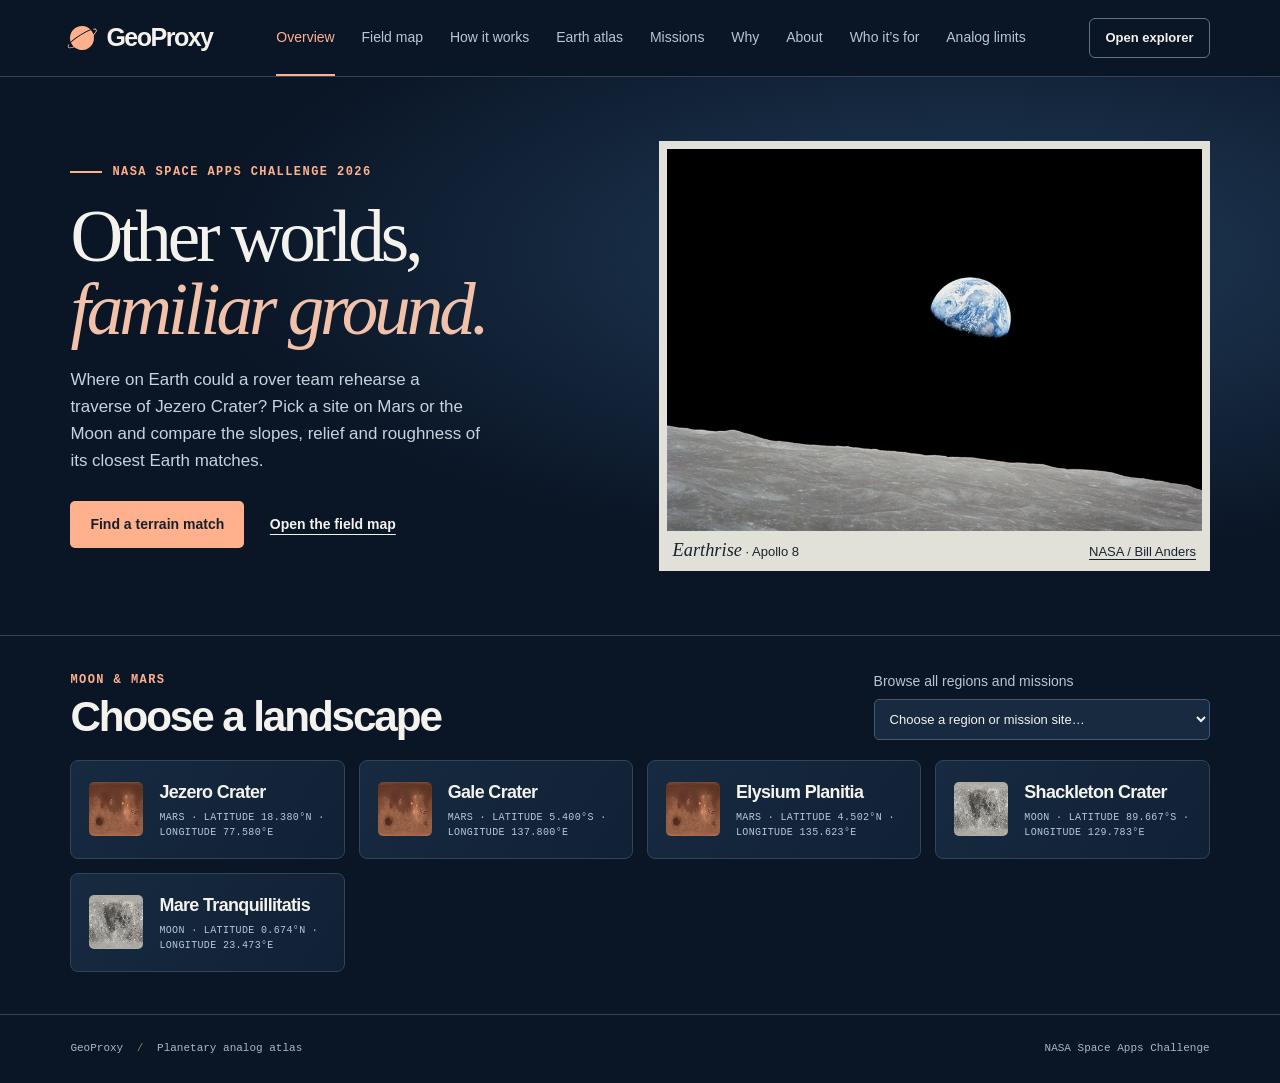
<file: index.html>
<!doctype html>
<html lang="en">
<head>
  <meta charset="utf-8">
  <meta name="viewport" content="width=device-width, initial-scale=1">
  <meta name="theme-color" content="#0a1525">
  <meta name="description" content="Explore the Moon and Mars, then investigate named landscapes on Earth with maps, satellite imagery and terrain measurements.">
  <title>GeoProxy · Planetary analog explorer</title>
  <link rel="stylesheet" href="site.css">
  <script src="navigation.js" defer></script>
  <script src="globe.js" defer></script>
  <script src="app.js" defer></script>
  <script src="missions.js" defer></script>
  <script src="analogs.js" defer></script>
</head>
<body>
  <a class="skip" href="#main">Skip to content</a>
  <header class="masthead">
    <div class="shell masthead-inner">
      <a class="brand" href="#overview" aria-label="GeoProxy overview"><span class="brand-mark" aria-hidden="true"></span>GeoProxy</a>
      <nav aria-label="Project guide">
        <a href="#overview" aria-current="page">Overview</a>
        <a href="field-map.html">Field map</a>
        <a href="#how-it-works">How it works</a>
        <a href="#analogs">Earth atlas</a>
        <a href="#missions">Missions</a><a href="#why">Why</a><a href="#about">About</a>
        <a href="#who-is-it-for">Who it’s for</a>
        <a href="#conclusion">Analog limits</a>
      </nav>
      <a class="header-launch" href="#explorer">Open explorer</a>
    </div>
  </header>

  <main id="main" tabindex="-1">
    <section id="overview" data-view>
      <div class="hero">
        <div class="hero-inner shell">
          <div class="hero-copy">
            <p class="kicker">NASA Space Apps Challenge 2026</p>
            <h1>Other worlds,<br><em>familiar ground.</em></h1>
            <p class="lede">Where on Earth could a rover team rehearse a traverse of Jezero Crater? Pick a site on Mars or the Moon and compare the slopes, relief and roughness of its closest Earth matches.</p>
            <div class="actions">
              <a class="button" href="#explorer">Find a terrain match</a>
              <a class="plain-link" href="field-map.html">Open the field map</a>
            </div>
          </div>
          <figure class="hero-plate">
            <img class="welcome-photo" src="data/earthrise.jpg" alt="A blue and white Earth hangs just above the grey lunar horizon." fetchpriority="high" width="1840" height="1840">
            <figcaption><span><em>Earthrise</em> · Apollo 8</span><a href="https://science.nasa.gov/resource/apollo-8s-iconic-earthrise/">NASA / Bill Anders</a></figcaption>
          </figure>
        </div>
      </div>
      <div class="shell target-section">
        <div class="atlas-heading">
          <div><p class="kicker">Moon &amp; Mars</p><h2>Choose a landscape</h2></div>
          <div class="region-picker"><label for="home-regions">Browse all regions and missions</label><select id="home-regions"><option value="">Choose a region or mission site…</option></select></div>
        </div>
        <div id="atlas" class="atlas" aria-label="Choose a planetary target">
          <a class="target-card lunar-card" href="#moon"><img src="data/shackleton.png" width="54" height="54" alt=""><span><strong>Shackleton crater</strong><span class="target-coord">Moon · Polar illumination</span></span><span class="card-arrow" aria-hidden="true">↗</span></a>
          <p id="atlas-status">Loading Mars targets…</p>
        </div>
      </div>
    </section>

    <section id="analogs" class="shell guide" data-view hidden>
      <div class="section-hero" style="--hero-image:url('data/analog-training.jpg')"><p class="kicker">Earth analog field guide</p><h1>Places with<br><em>other worlds in view.</em></h1><a class="section-credit" href="https://www.nasa.gov/humans-in-space/nasa-tests-technology-practices-artemis-moonwalks-in-arizona-desert/" target="_blank" rel="noopener">NASA Artemis field training ↗</a></div>
      <p class="atlas-intro">Explore the named sites and environment groups in the two reference articles. These established analogs provide context for GeoProxy’s terrain discoveries. Choose a photograph to examine it, then follow the source or open the published location.</p>
      <div class="atlas-tools"><label for="analog-search">Find a place</label><input id="analog-search" type="search" placeholder="Try Atacama, cave, or Antarctica"><label for="analog-body">Analog focus</label><select id="analog-body"><option value="">All environments</option><option value="Moon">Moon</option><option value="Mars">Mars</option></select></div>
      <p id="analog-status" role="status">Loading the field guide…</p>
      <div id="analog-sites" class="analog-grid"></div>
      <details class="reference-gallery"><summary>View all article photographs</summary><p>Images from the article figures, with links to their original file pages for credits and licensing.</p><div id="reference-images" class="analog-grid"></div></details>
      <div class="source-links"><a href="https://en.wikipedia.org/wiki/Terrestrial_analogue_site">Terrestrial analogue site · Wikipedia ↗</a><a href="https://en.wikipedia.org/wiki/Mars_habitability_analogue_environments_on_Earth">Mars habitability environments · Wikipedia ↗</a></div>
    </section>

    <section id="how-it-works" class="shell guide" data-view hidden>
      <div class="section-hero" style="--hero-image:url('data/jezero-navcam.jpg')"><p class="kicker">How it works</p><h1>From elevation<br>to an <em>Earth analog.</em></h1><a class="section-credit" href="https://mars.nasa.gov/mars2020/multimedia/raw-images/" target="_blank" rel="noopener">NASA/JPL-Caltech Perseverance ↗</a></div>
      <ol class="guide-rows steps"><li><div><h2>Choose a planetary region</h2><p>Compare relief, median slope and roughness over a 20 × 20 km footprint on either world.</p></div></li><li><div><h2>Inspect Earth candidates</h2><p>The global terrain screen identifies a shortlist. A finer 500 m grid supplies each candidate’s terrain measurements.</p></div></li><li><div><h2>Set field priorities</h2><p>Adjust isolation, crew climate and rover surface openness. Save a comparison with those preferences.</p></div></li></ol>
      <a class="button" href="#explorer">Inspect a match <span aria-hidden="true">↗</span></a>
    </section>

    <section id="missions" class="shell explorer" data-view hidden>
      <div class="section-hero" style="--hero-image:url('data/mission-images/apollo-15.jpg')"><p class="kicker">Surface exploration</p><h1>Mission atlas</h1><a class="section-credit" href="https://images.nasa.gov/" target="_blank" rel="noopener">NASA Apollo 15 ↗</a></div><p>Rotate the globe and select a marker, or choose a mission by name. Coordinates identify landing sites, impact sites or proposed regions. Rover markers show landing locations.</p>
      <div class="atlas-tools"><label for="mission-world">World</label><select id="mission-world"><option value="moon">Moon</option><option value="mars">Mars</option></select><label for="mission-status">Status</label><select id="mission-status"><option>All</option><option>Historical</option><option>Active</option><option>Planned</option></select></div>
      <label for="mission-list">Mission or site</label><select id="mission-list"></select><p id="mission-count" role="status">Loading mission records…</p>
      <div class="flight-stage panel"><div class="universe"><canvas id="mission-globe" class="sphere" tabindex="0" width="360" height="360" aria-label="Mission globe"></canvas><div class="caption" id="mission-caption"></div></div>
      <div class="detail"><p class="legend">Blue · Historical　Green · Active　Gold · Planned</p><p id="mission-center"></p><p id="mission-hover">Point at the surface for coordinates.</p><div id="pick-options"></div><h2 id="mission-name"></h2><p id="mission-description"></p><div class="source-links" id="mission-links"></div><figure id="mission-photo"></figure><div id="regional-matches"></div></div></div>
      <p class="legend">Catalog snapshots from October–November 2026. Groups may share a marker. Missions without published surface positions appear in the selector. Coordinates and mission records adapted from <a href="https://azmth.space/moon/data">azmth.space Moon</a> and <a href="https://azmth.space/mars/data">Mars</a> under <a href="https://creativecommons.org/licenses/by/4.0/">CC BY 4.0</a>. Each record links to its sources.</p></section>
    <section id="why" class="shell guide" data-view hidden>
      <div class="why-photo"><p class="kicker">Why train on Earth?</p><h1>Practice the traverse<br><em>before the flight.</em></h1><a href="https://www.nasa.gov/humans-in-space/nasa-tests-technology-practices-artemis-moonwalks-in-arizona-desert/">Artemis simulated moonwalk in Arizona · NASA ↗</a></div>
      <div class="guide-rows"><div><h2>Read the landscape</h2><p>Apollo crews practiced geology in Arizona’s volcanic terrain. On a traverse, a crew must decide which outcrop to visit, describe its setting and collect samples before the available time runs out. Earth analogs let crews repeat those decisions and compare what they missed.</p></div>
      <div><h2>Rehearse a lunar field day</h2><p>In Artemis field tests near Flagstaff, astronauts and ground teams practiced simulated moonwalks, sampling and communication. Artemis II flew around the Moon in 2026. Artemis III is planned as an Earth-orbit lander demonstration, with Artemis IV targeting crewed south-polar exploration.</p><div class="source-links"><a href="https://www.nasa.gov/humans-in-space/artemis/">NASA Artemis campaign ↗</a><a href="https://www.nasa.gov/mission/artemis-iv/">Artemis IV ↗</a></div></div>
      <div><h2>Compare lunar candidate regions</h2><p>The team’s downloaded NASA illustration shows an earlier set of Artemis south-polar candidates. The mission globe identifies representative study points from the later regional selection.</p><a href="data/artemis-regions.webp"><img src="data/artemis-regions.webp" class="mission-image" alt="NASA map of earlier Artemis candidate landing regions"></a></div><div><h2>Test the next Mars traverse</h2><p>Curiosity and Perseverance investigate Gale and Jezero. ESA’s planned Rosalind Franklin rover will explore clay-bearing terrain at Oxia Planum and drill below the surface. On Earth, teams can test how rover instruments, wheels and sampling procedures behave on comparable terrain. Gravity, radiation and atmospheric pressure still require separate tests.</p><div class="source-links"><a href="https://explorationscience.esa.int/project/exomars-rosalind-franklin-rfm/">ESA mission science ↗</a><a href="#missions">Explore mission sites →</a></div></div></div></section>
    <section id="about" class="shell guide" data-view hidden>
      <div class="section-hero" style="--hero-image:url('mars-viking.jpg')"><p class="kicker">About GeoProxy</p><h1>A field atlas<br>for <em>planetary analogs.</em></h1><a class="section-credit" href="https://science.nasa.gov/resource/mars-planet-globe/" target="_blank" rel="noopener">NASA Viking mosaic ↗</a></div>
      <div class="guide-rows">
        <div><h2>The challenge</h2><p>Where on Earth could a team study terrain like that of a future planetary exploration site? GeoProxy was built for the NASA Space Apps Challenge to help teams discover candidates beyond familiar analog sites.</p></div>
        <div><h2>The current atlas</h2><p>The explorer compares three Martian and two lunar regions with Earth terrain. Field priorities help rank each shortlist.</p></div>
        <div><h2>What makes a place an analog?</h2><p>The question determines the site. A volcanic landscape can give a lunar field team practice describing rocks and choosing samples. In the McMurdo Dry Valleys, researchers study how cold, dry conditions limit liquid water, a different question relevant to Mars. GeoProxy’s ranking answers a narrower question about slope and relief.</p><div class="source-links"><a href="https://en.wikipedia.org/wiki/Terrestrial_analogue_site">Terrestrial analogue sites ↗</a><a href="https://en.wikipedia.org/wiki/Mars_habitability_analogue_environments_on_Earth">Mars habitability analogues ↗</a></div></div>
        <div><h2>Behind the maps</h2><p>MOLA and GMT Earth Relief supply elevations. Natural Earth supplies regional boundaries, GeoNames supplies settlement names, and NASA GIBS supplies satellite imagery. Each map pin marks the center of the sample used for scoring.</p><div class="source-links"><a href="https://pds-geosciences.wustl.edu/missions/mgs/megdr.html">MOLA ↗</a><a href="https://www.generic-mapping-tools.org/remote-datasets/earth-relief.html">Earth Relief ↗</a><a href="https://www.naturalearthdata.com/downloads/10m-cultural-vectors/">Natural Earth ↗</a><a href="https://www.geonames.org/">GeoNames (CC BY 4.0) ↗</a><a href="https://nasa-gibs.github.io/gibs-api-docs/">NASA GIBS ↗</a></div></div>
      </div>
    </section>

    <section id="who-is-it-for" class="shell guide" data-view hidden>
      <div class="section-hero" style="--hero-image:url('data/mission-images/apollo-17.jpg')"><p class="kicker">Who is it for?</p><h1>Different questions.<br><em>Shared terrain.</em></h1><a class="section-credit" href="https://images.nasa.gov/" target="_blank" rel="noopener">NASA Apollo 17 ↗</a></div>
      <div class="guide-rows">
        <div><h2>Planetary researchers</h2><p>Identify Earth coordinates worth investigating, inspect the relief and slope differences, and decide which candidates warrant finer-resolution mapping.</p></div>
        <div><h2>Rover and field teams</h2><p>Shortlist landscapes for reconnaissance. Local surveys are still needed to establish surface hazards, access and permission for a field exercise.</p></div>
        <div><h2>Students and educators</h2><p>Choose a crater, predict which Earth landscape will rank highest, then use the measurements to explain the result. Discuss which conditions a terrain comparison leaves out.</p></div>
      </div>
      <a class="button" href="#explorer">Explore the terrain <span aria-hidden="true">↗</span></a>
    </section>

    <section id="conclusion" class="shell guide" data-view hidden>
      <div class="section-hero" style="--hero-image:url('data/earthrise.jpg')"><p class="kicker">Conclusion</p><h1>Where the<br><em>analogy ends.</em></h1><a class="section-credit" href="https://science.nasa.gov/resource/apollo-8s-iconic-earthrise/" target="_blank" rel="noopener">NASA Apollo 8 Earthrise ↗</a></div>
      <div class="guide-rows">
        <div><h2>What a high score tells us</h2><p>Two regions can have similar typical slopes and elevation ranges even when they formed in different ways. A high score identifies a terrain comparison worth investigating at this sampling scale.</p></div>
        <div><h2>Illusion Break</h2><p>A field team on Earth still experiences Earth’s gravity, air pressure and radiation environment. The terrain subtotal describes surface shape. Temperature, mineralogy, surface hazards and accessibility require separate evidence.</p></div>
        <div><h2>Beyond the two-day prototype</h2><p>Future versions can test rankings against independent field observations, calibrate isolation with travel times, and compare predicted rover conditions with measured traverses. New planetary targets and higher-resolution imagery can then enter the explorer through the same data pipeline.</p></div><div><h2>The next observation</h2><p>Inspect the individual feature differences and imagery, then examine higher-resolution maps and field observations before choosing a study site.</p></div>
      </div>
      <a class="button" href="#explorer">Examine the evidence <span aria-hidden="true">↗</span></a>
    </section>

<section id="explorer" class="shell explorer" data-view hidden>
<div class="section-hero" style="--hero-image:url('data/viking-orbital.jpg')"><p class="kicker">Moon and Mars · Global analog search</p><h1>Find an Earth analog</h1><a class="section-credit" href="https://www.mars.asu.edu/data/mdim_color/" target="_blank" rel="noopener">NASA Viking Orbiter / ASU ↗</a></div>
<label for="target">Choose a planetary region or mission site</label><select id="target"></select><p id="count" role="status">Loading candidates…</p>
<nav class="match-tabs" aria-label="Explorer tools"><a href="#explorer">Ranked matches</a><a href="field-map.html">Field map</a><a href="#weights">Feature weights</a><a href="#saved">Saved comparisons</a></nav>
<div id="ranked"><div class="flight-stage panel"><div class="universe"><canvas id="sphere" class="sphere" width="300" height="300" tabindex="0"></canvas><span class="scan-ring" aria-hidden="true"></span><div id="caption" class="caption"></div></div><div class="detail"><p class="kicker">Analog search</p><h2 id="flight-title">Planetary target</h2><p id="flight-status" role="status"></p><div class="flight-buttons"><button id="planet-view">Target globe</button><button id="earth-view">Earth globe</button><button id="recenter">Recenter</button></div><small>Drag or use arrow keys. Select a marker to inspect its mission.</small><p id="flight-center" class="legend"></p><p id="flight-hover" class="legend"></p></div></div>
<div class="work"><section class="panel"><div class="bar"><h2>Earth candidates</h2></div><div id="results"></div></section><section class="panel"><div class="bar"><h2>Similarity profile</h2><button id="save-site">Save comparison</button></div><div id="score-bars"></div><div id="detail" class="detail"></div></section></div></div>
<section id="weight-panel" class="panel detail" hidden><h2>Feature weights</h2><p>Set importance from 0 to 5. Zero omits the criterion. Changes rerank the eligible shortlist.</p><div id="weight-controls"></div><label for="distance-goal">Desired distance from a catalogued settlement (km)</label><input type="number" id="distance-goal" min="1" max="1000" value="100"><button id="reset-model">Restore defaults</button></section>

<section id="saved-panel" class="panel detail" hidden><h2>Saved comparisons</h2><div id="saved-list"></div></section>
<details class="notes"><summary>Model formula and sources</summary><h3>Weighted nearest-candidate ranking</h3><p>This two-day prototype uses a deterministic distance model. The global screen runs offline. Selecting a region reranks its eligible shortlist with the current preferences. The percentages express relative fit under this model.</p><p><code>zᵢ = log₁₀[(Earthᵢ + εᵢ)/(targetᵢ + εᵢ)] / scaleᵢ</code><br><code>T = 100 exp(−√[Σwᵢzᵢ² / Σwᵢ])</code><br><code>Overall = (Wₜ T + ΣwⱼSⱼ) / (Wₜ + Σwⱼ)</code></p><p>ε and scale are the pipeline’s feature-specific offset and Earth variability. Wₜ sums the available terrain weights. Sⱼ are isolation, crew climate fit and rover openness, each scored from 0 to 100.</p><p>The pipeline screens Earth terrain and refines 20 candidates per target at 500 m spacing. Each terrain score is 100 × exp(−|z|), using the log feature difference scaled by Earth variability. The terrain subtotal uses the weighted root mean square of z. The overall score averages that subtotal and the available operational criteria using the selected weights.</p><p>Isolation reaches 100% at your desired straight-line distance. Crew climate fit uses 100 × exp(−|mean temperature − 15°C| / 20°C). Rover surface openness uses the fraction of bare or sparsely vegetated land. These illustrative field preferences cannot predict crew endurance, evacuation time, rover speed or traction. Missing measurements are omitted and weights renormalized.</p><a href="https://github.com/Romanshark2023/GeoProxy/blob/048217cc65e91bbc694450b0f24dd70255d335c7/data/README.md">Pipeline methods and data sources ↗</a></details></section>
  </main>
  <dialog id="photo-viewer" aria-labelledby="photo-title"><button id="close-photo" autofocus>Close ×</button><h2 id="photo-title"></h2><img id="photo-large" alt=""><p id="photo-state" role="status"></p><p id="photo-attribution"></p><a id="photo-credit" target="_blank" rel="noopener">Image credits and license ↗</a></dialog>
  <footer><div class="shell footer-inner"><span>GeoProxy <i>/</i> Planetary analog atlas</span><span>NASA Space Apps Challenge</span></div></footer>
</body>
</html>
</file>
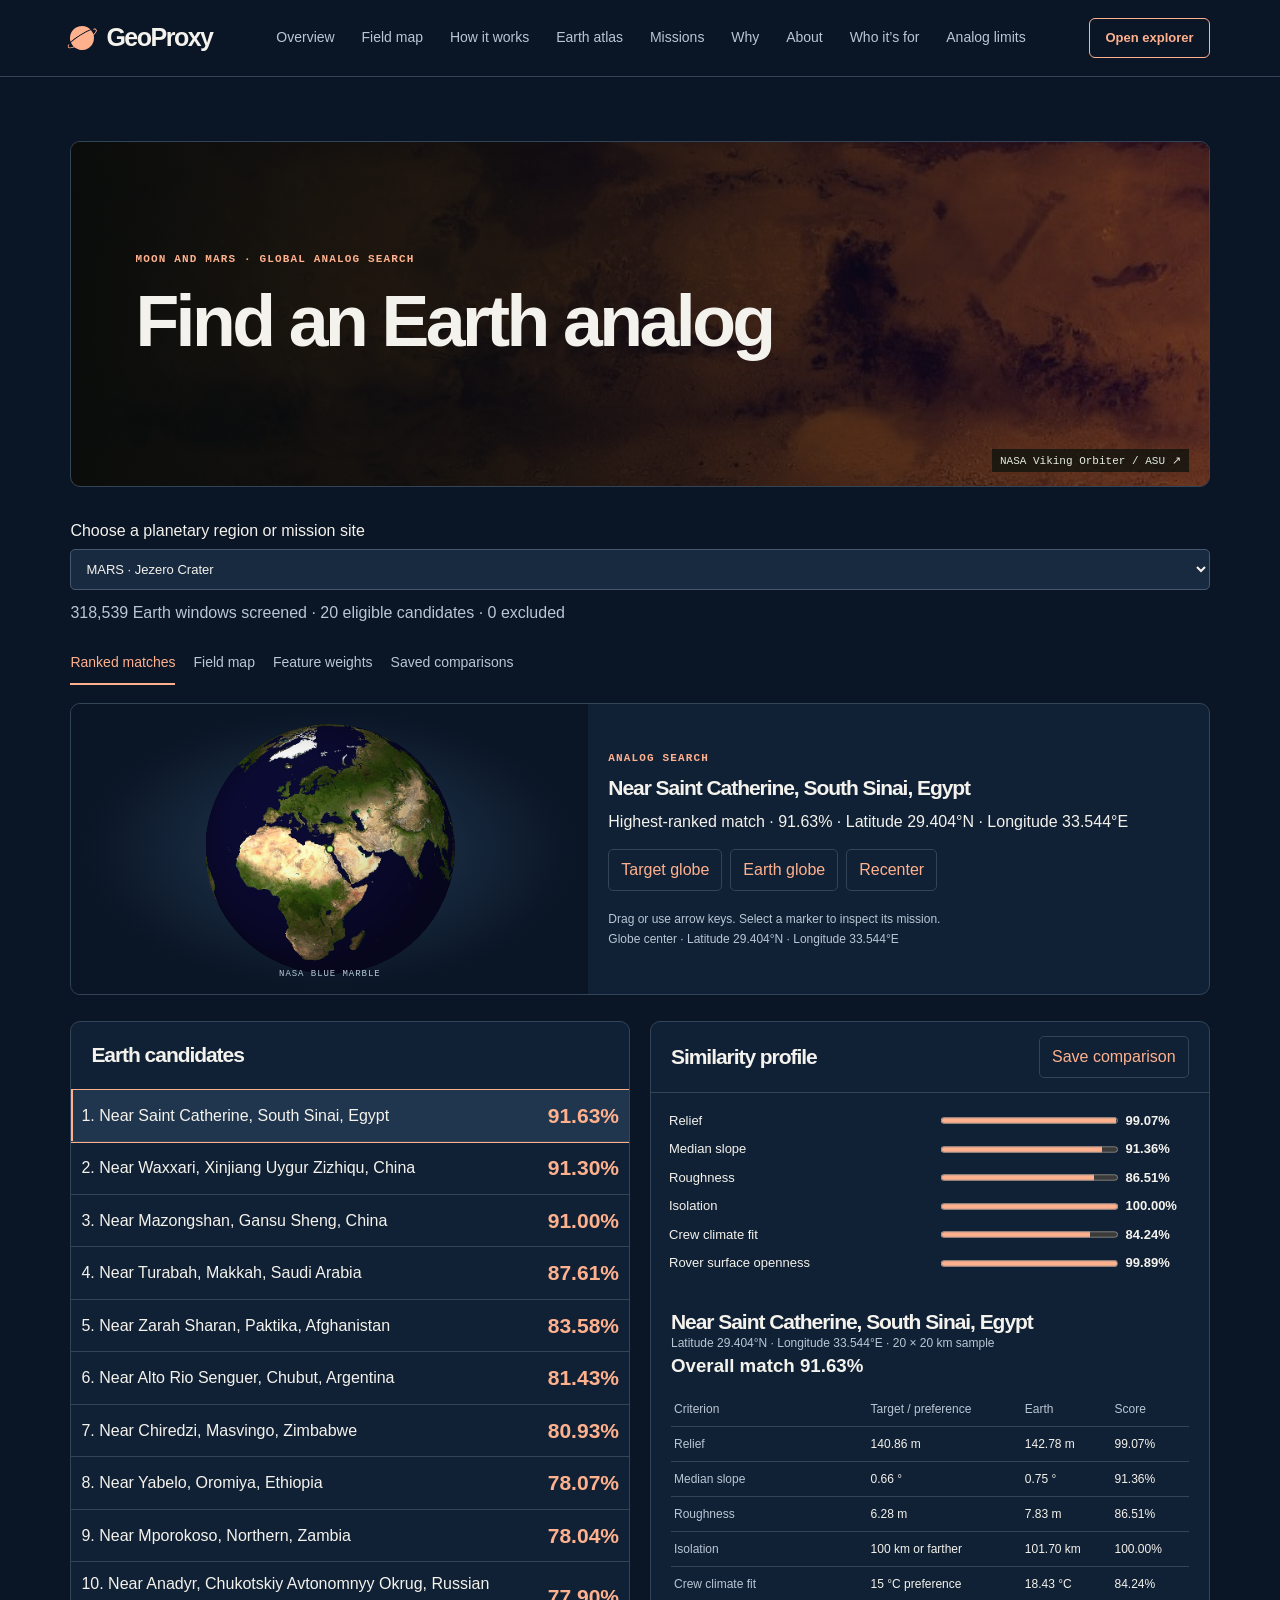
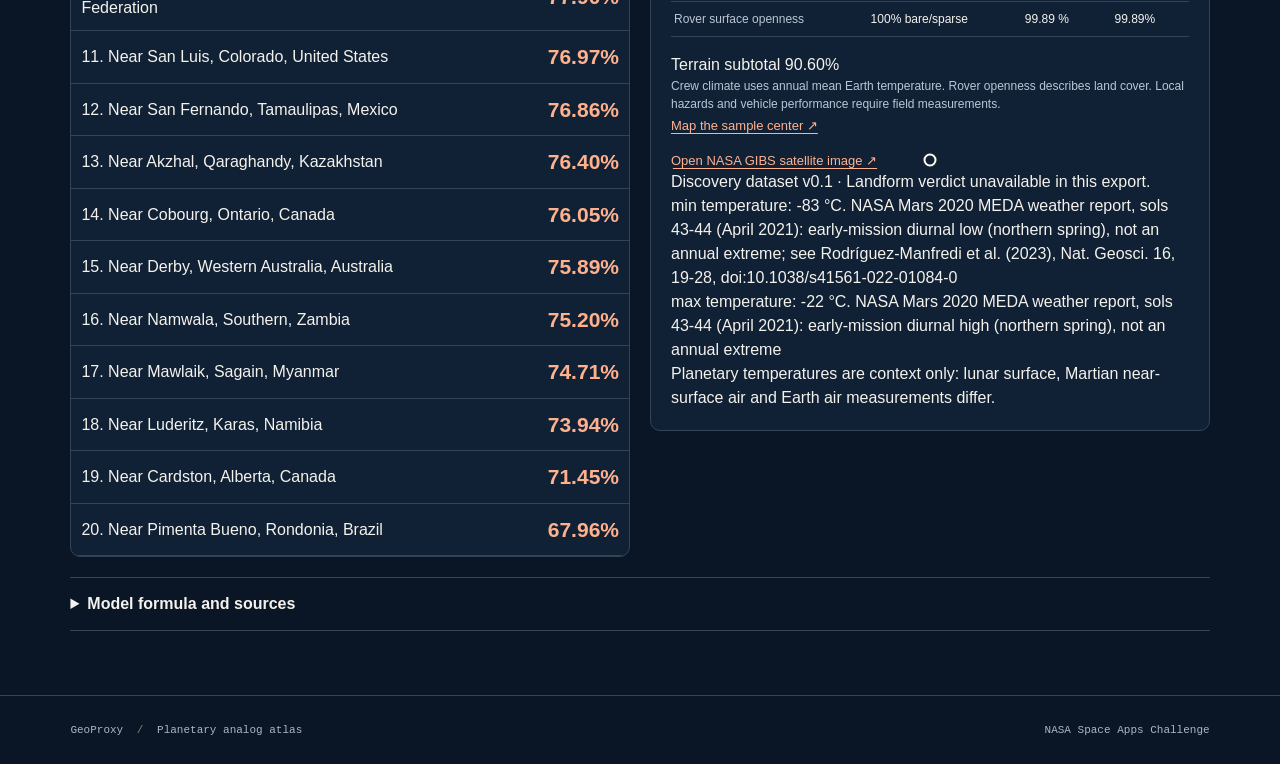
<file: app.html>
<!doctype html>
<html lang="en">
<head>
  <meta charset="utf-8">
  <meta name="viewport" content="width=device-width, initial-scale=1">
  <title>GeoProxy · Terrain explorer</title>
  <script>location.replace('index.html' + location.search + (location.hash || '#explorer'))</script>
</head>
<body><a href="index.html#explorer">Open the GeoProxy terrain explorer</a></body>
</html>
</file>
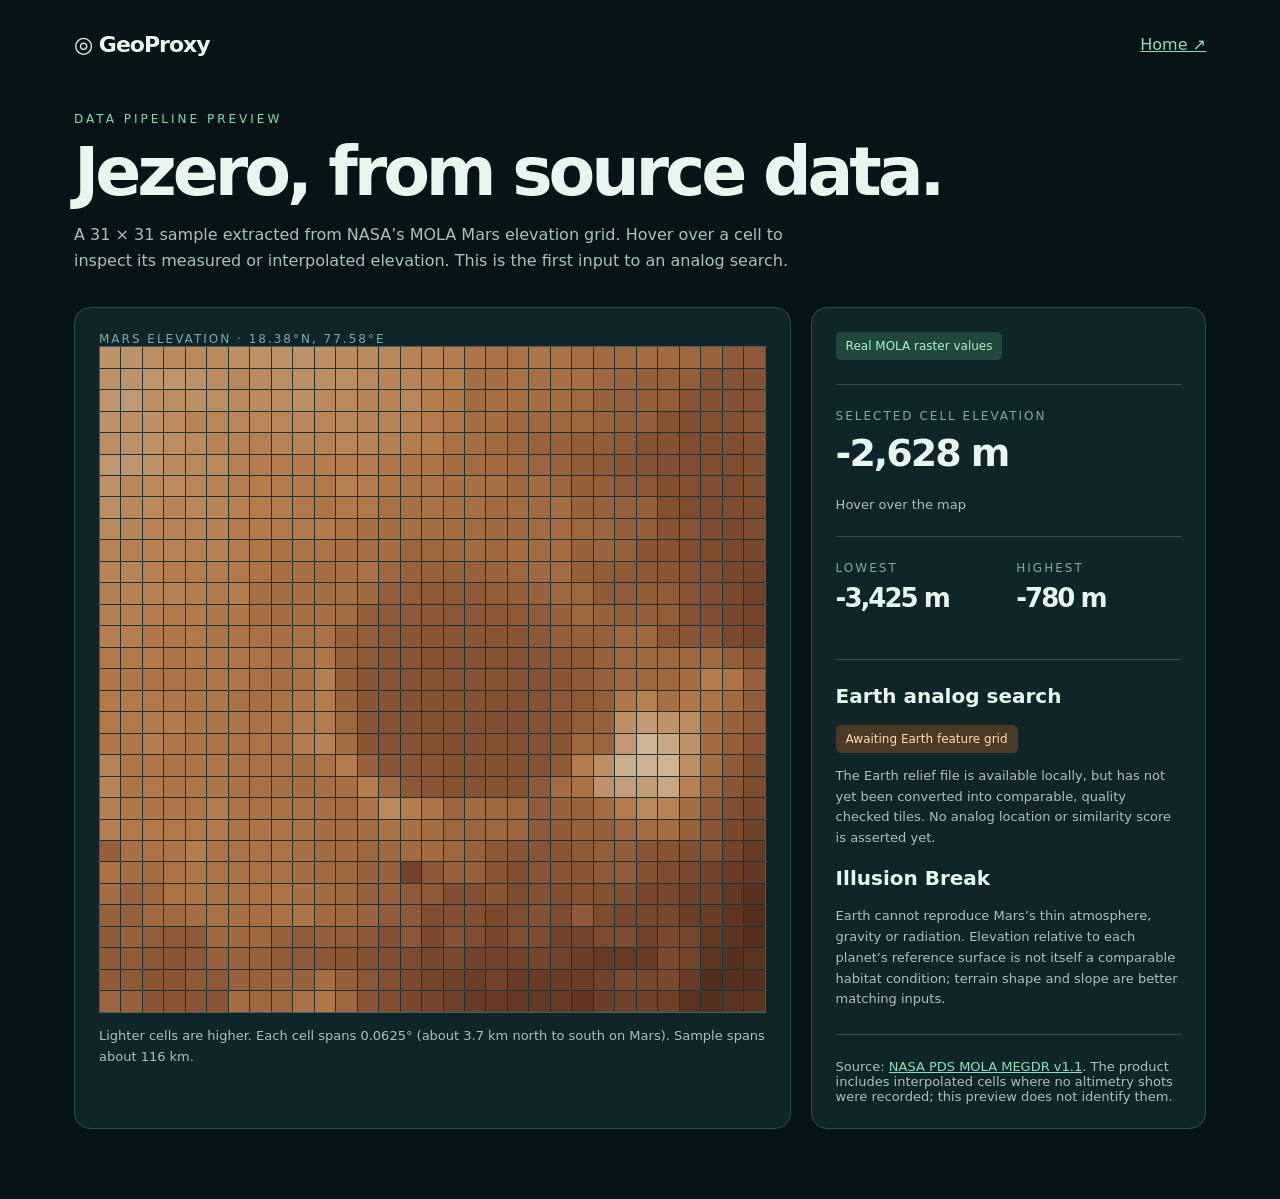
<file: preview.html>
<!doctype html><html lang="en"><meta charset="utf-8"><meta name="viewport" content="width=device-width,initial-scale=1"><title>GeoProxy | Jezero data preview</title><style>
*{box-sizing:border-box}body{margin:0;background:#071417;color:#e8f6f0;font:16px system-ui,sans-serif}main{max-width:1180px;margin:auto;padding:32px 24px 70px}a{color:#8ce0bd}header{display:flex;justify-content:space-between;align-items:center}.brand{font-weight:750;font-size:22px;letter-spacing:-1px}.kicker{color:#7edbb3;text-transform:uppercase;letter-spacing:3px;font-size:12px;margin-top:55px}h1{font-size:clamp(38px,6vw,68px);letter-spacing:-.06em;margin:12px 0;line-height:1}p{color:#a9c2ba;line-height:1.6;max-width:720px}.layout{display:grid;grid-template-columns:minmax(0,1.45fr) minmax(280px,.8fr);gap:20px;margin-top:34px}.panel{background:#10252a;border:1px solid #285051;border-radius:16px;padding:24px}.map{display:grid;grid-template-columns:repeat(31,1fr);width:100%;aspect-ratio:1;gap:1px;background:#1d3436;border:1px solid #42605e}.cell{min-width:0;cursor:crosshair}.cell:hover{outline:2px solid white;z-index:1}.label{font-size:12px;color:#80aa9f;text-transform:uppercase;letter-spacing:2px}.value{font-size:38px;font-weight:700;letter-spacing:-2px;margin:8px 0 22px}.small{font-size:13px;color:#a9c2ba}.badge{display:inline-block;background:#21483e;color:#a5f1c8;padding:7px 10px;border-radius:5px;font-size:12px}.muted{background:#4b3925;color:#ffdfad}.stats{display:grid;grid-template-columns:1fr 1fr;gap:16px}.stats .value{font-size:26px}.divider{border-top:1px solid #315052;margin:24px 0}h2{font-size:20px}button{background:#a8edc8;border:0;border-radius:6px;padding:11px 15px;color:#082c28;font-weight:700;cursor:pointer}@media(max-width:750px){.layout{grid-template-columns:1fr}.panel{padding:16px}}
</style><main><header><div class="brand">◎ GeoProxy</div><a href="index.html">Home ↗</a></header><div class="kicker">Data pipeline preview</div><h1>Jezero, from source data.</h1><p>A 31 × 31 sample extracted from NASA’s MOLA Mars elevation grid. Hover over a cell to inspect its measured or interpolated elevation. This is the first input to an analog search.</p><div class="layout"><section class="panel"><div class="label">Mars elevation · 18.38°N, 77.58°E</div><div id="map" class="map" role="img" aria-label="Elevation grid around Jezero Crater"></div><p class="small">Lighter cells are higher. Each cell spans 0.0625° (about 3.7 km north to south on Mars). Sample spans about 116 km.</p></section><aside class="panel"><span class="badge">Real MOLA raster values</span><div class="divider"></div><div class="label">Selected cell elevation</div><div id="selected" class="value">—</div><div id="coordinates" class="small">Hover over the map</div><div class="divider"></div><div class="stats"><div><div class="label">Lowest</div><div id="min" class="value">—</div></div><div><div class="label">Highest</div><div id="max" class="value">—</div></div></div><div class="divider"></div><h2>Earth analog search</h2><span class="badge muted">Awaiting Earth feature grid</span><p class="small">The Earth relief file is available locally, but has not yet been converted into comparable, quality checked tiles. No analog location or similarity score is asserted yet.</p><h2>Illusion Break</h2><p class="small">Earth cannot reproduce Mars’s thin atmosphere, gravity or radiation. Elevation relative to each planet’s reference surface is not itself a comparable habitat condition; terrain shape and slope are better matching inputs.</p><div class="divider"></div><div class="small">Source: <a href="https://pds-geosciences.wustl.edu/mgs/urn-nasa-pds-mgs_mola_topography_derived/meg016/megt90n000eb.xml">NASA PDS MOLA MEGDR v1.1</a>. The product includes interpolated cells where no altimetry shots were recorded; this preview does not identify them.</div></aside></div></main><script>
fetch('data/jezero-mola-sample.json').then(r=>r.json()).then(data=>{const map=document.querySelector('#map'),s=data.summary,range=s.maxMeters-s.minMeters;document.querySelector('#min').textContent=s.minMeters.toLocaleString()+' m';document.querySelector('#max').textContent=s.maxMeters.toLocaleString()+' m';document.querySelector('#selected').textContent=s.centerMeters.toLocaleString()+' m';data.elevationMeters.forEach((row,y)=>row.forEach((v,x)=>{const cell=document.createElement('div');cell.className='cell';const t=(v-s.minMeters)/range;cell.style.background=`hsl(${18+15*t}  ${48-12*t}% ${22+48*t}%)`;cell.title=`${v} m`;cell.addEventListener('pointerenter',()=>{document.querySelector('#selected').textContent=v.toLocaleString()+' m';const lat=data.center.latitude+(15-y)*data.grid.degreesPerCell,lon=data.center.longitude+(x-15)*data.grid.degreesPerCell;document.querySelector('#coordinates').textContent=`${lat.toFixed(3)}°N, ${lon.toFixed(3)}°E`});map.append(cell)}))}).catch(e=>{document.querySelector('#map').textContent='Could not load the sample. Serve this folder over HTTP (for example, npx serve geoproxy).';console.error(e)});
</script></html>
</file>
<file: site.css>
:root {
  color-scheme: dark;
  --bg: #0a1525;
  --panel: #112135;
  --line: #344457;
  --dim: #b9c6d5;
  --ink: #f4f2ec;
  --accent: #ffb18e;
  --mono: "IBM Plex Mono", Consolas, monospace;
  font: 16px/1.5 "Inter", "Segoe UI", Arial, sans-serif;
  background: var(--bg);
  color: var(--ink);
}
* { box-sizing: border-box }
body, h1, h2, h3, p, figure { margin: 0 }
body { min-height: 100svh; display: flex; flex-direction: column }
main { flex: 1 }
[hidden] { display: none !important }
[data-view] { scroll-margin-top: 160px }
a { color: inherit; text-underline-offset: .23em }
a:hover { color: var(--accent) }
button, select { font: inherit }
button { cursor: pointer }
:focus-visible { outline: 2px solid var(--accent); outline-offset: 4px }
.skip { position: absolute; top: -5rem; left: 1rem; z-index: 10; padding: .65rem 1rem; background: var(--bg) }
.skip:focus { top: .7rem }
.shell { width: min(1240px, 89%); margin-inline: auto }
.masthead { border-bottom: 1px solid var(--line) }
.masthead-inner, .footer-inner, .brand, nav, .actions, .section-heading, .bar, .worlds, .header-launch, .button, .plain-link, .kicker { display: flex; align-items: center }
.masthead-inner { min-height: 76px; gap: 28px; justify-content: space-between }
.brand, .header-launch, nav a, .button, .plain-link, .target-card { text-decoration: none }
.brand { gap: 12px; font-size: 25px; font-weight: 700; letter-spacing: -1.5px }
.brand-mark { position: relative; width: 24px; height: 24px; border-radius: 50%; background: var(--accent); transform: rotate(-32deg) }
.brand-mark::after { content: ""; position: absolute; height: 7px; width: 32px; left: -5px; top: 8px; border: 1.8px solid var(--accent); border-top-color: var(--bg); border-radius: 50% }
nav { gap: clamp(16px, 2.1vw, 34px); justify-content: center }
nav a { padding: 26px 0; color: var(--dim); font-size: 14px; white-space: nowrap; border-bottom: 2px solid transparent }
nav a[aria-current="page"] { color: var(--accent); border-color: var(--accent) }
.header-launch { border: 1px solid #607388; border-radius: 6px; font-size: 13px; font-weight: 600; gap: 18px; padding: 9px 15px; white-space: nowrap }
.header-launch:hover, .header-launch[aria-current] { border-color: var(--accent); color: var(--accent) }
.kicker, .micro, .caption, .rank, .target-coord, .photo-credit { font: 11px/1.5 var(--mono); text-transform: uppercase; letter-spacing: .105em }
.kicker { gap: 10px; color: var(--accent); font-weight: 600 }
.signal { width: 7px; height: 7px; border-radius: 50%; background: var(--accent); box-shadow: 0 0 0 4px #b7ec7720 }
h1, h2 { font-weight: 550; letter-spacing: -.05em; line-height: 1.08 }
.hero h1, .guide h1 { font-size: clamp(51px, 5.6vw, 88px); line-height: .98; letter-spacing: -.074em; margin: 22px 0 }
h1 em { color: var(--accent); font-style: normal }
.lede { font-size: clamp(16px, 1.25vw, 19px); line-height: 1.6; max-width: 440px; color: var(--dim) }
.actions { gap: clamp(18px, 2.4vw, 36px); margin-top: 28px; flex-wrap: wrap }
.button, .plain-link { display: inline-flex; gap: 20px; font-size: 14px; font-weight: 600 }
.button { color: #17202d; background: var(--accent); padding: 13px 20px; border-radius: 5px }
.button:hover { color: #17202d; background: #ffc9b0 }
.button span, .plain-link span, .header-launch span { font: 19px/1 Arial, sans-serif }
.plain-link { gap: 12px }
i { font-style: normal; color: #7c886b }
.target-section { padding-block: 33px 42px }
.section-heading, .bar, .footer-inner { justify-content: space-between; gap: 16px }
.section-heading h2 { font-size: clamp(26px, 2.4vw, 36px) }
.micro, .caption, .rank, .target-coord { color: #b6c8db }
.micro span { padding-inline: 4px; color: #687360 }
.atlas { display: grid; grid-template-columns: repeat(auto-fit, minmax(min(100%, 245px), 1fr)); gap: 14px; margin-top: 20px }
.target-card { background: linear-gradient(125deg, #172a40, var(--panel)); border: 1px solid var(--line); border-radius: 8px; padding: 18px; display: flex; align-items: center; gap: 16px; min-height: 94px }
.target-card:hover { border-color: #91adc6; background: #1b3047 }
.target-card canvas, .target-card img { width: 54px; height: 54px; border-radius: 5px; image-rendering: pixelated }
.target-card strong { display: block; font-size: clamp(17px, 1.4vw, 21px); font-weight: 550; letter-spacing: -.035em }
.target-coord { font-size: 10px; letter-spacing: .035em; display: block; margin-top: 4px }
.card-arrow { margin-left: auto; color: var(--accent) }
footer { border-top: 1px solid var(--line); color: #a8b8c9; font: 11px/1.6 var(--mono) }
.footer-inner { min-height: 68px; padding-block: 12px }
.footer-inner i { margin: 0 7px }
.guide, .explorer { padding-block: clamp(35px, 5vw, 72px) }
.guide h1 { font-size: clamp(50px, 5.6vw, 82px) }
.guide-rows { margin: 36px 0 30px; padding: 0; list-style: none; border-top: 1px solid var(--line) }
.guide-rows > div, .steps li { border-bottom: 1px solid var(--line); padding: 22px 0; display: grid; gap: 4%; grid-template-columns: .8fr 1.2fr }
.guide-rows h2 { font-size: clamp(20px, 2vw, 29px) }
.guide-rows p, .explorer > p:not(.kicker), .notes p { color: var(--dim); line-height: 1.65; max-width: 68ch }
.steps { counter-reset: step }
.steps li { counter-increment: step; grid-template-columns: 44px 1fr; gap: 16px }
.steps li::before { content: counter(step, decimal-leading-zero); font: 14px var(--mono); color: var(--accent); padding-top: 3px }
.steps li > div { display: grid; grid-template-columns: .75fr 1.25fr; gap: 4% }
.source-links { grid-column: 2; display: flex; gap: 18px; flex-wrap: wrap; font-size: 13px; color: var(--accent) }
.explorer .section-heading { margin-block: 15px 10px; flex-wrap: wrap }
.explorer h1 { font-size: clamp(40px, 4.5vw, 65px) }
.work { display: grid; grid-template-columns: 1fr 1fr; align-items: start; gap: 20px; margin-top: 26px }
.panel { min-width: 0; border: 1px solid var(--line); border-radius: 10px; background: var(--panel); overflow: hidden }
.panel h2 { font-size: 21px }
.bar { min-height: 68px; border-bottom: 1px solid var(--line); padding: 14px 20px }
.worlds { gap: 5px }
.worlds button, select { background: #182a40; border: 1px solid #475971; color: var(--ink); border-radius: 5px; padding: 7px 10px; font-size: 13px }
.worlds button.active { background: var(--accent); border-color: var(--accent); color: #17202d }
.universe { position: relative; min-height: 315px; display: grid; place-items: center; background: radial-gradient(ellipse, #233a54, #0a1525 68%) }
.sphere { width: min(250px, 80%); height: auto; border-radius: 50%; cursor: grab; touch-action: none }
.sphere:active { cursor: grabbing }
.caption { position: absolute; bottom: 12px; font-size: 9px; text-align: center }
.targetbox, .detail { padding: 20px }
select { display: block; width: 100%; padding: 11px; margin-block: 6px 10px }
.legend, .detail small { font-size: 12px; color: var(--dim) }
.terrain { width: 100%; height: 76px; border-radius: 4px; image-rendering: pixelated; display: block; margin: 14px 0 }
.results { padding-inline: 12px }
.result { width: 100%; background: transparent; color: var(--ink); border: 0; border-bottom: 1px solid var(--line); padding: 10px; text-align: left; display: flex; align-items: center; justify-content: space-between; gap: 12px }
.result:hover, .result.active { background: #20364e }
.result.active { box-shadow: inset 2px 0 var(--accent) }
.rank, .result small { font-size: 10px }
.score { font-size: 21px; color: var(--accent); text-align: right }
.result small { display: block; color: var(--dim) }
.comparison { width: 100%; border-collapse: collapse; margin-block: 12px 16px; font-size: 12px }
.comparison th, .comparison td { padding: 8px 3px; text-align: left; border-bottom: 1px solid var(--line) }
.comparison th { font-weight: 500; color: var(--dim) }
.mapimage { display: block; width: 100%; height: auto; aspect-ratio: 3/2; object-fit: contain; border-radius: 5px }
.detail a, .notes a { color: var(--accent); font-size: 13px }
.notes { margin-top: 20px; border-top: 1px solid var(--line) }
details { border-bottom: 1px solid var(--line); padding: 14px 0 }
summary { cursor: pointer; font-weight: 600 }
.notes p { margin-top: 10px; font-size: 14px }
#error { color: #ffcb9e }
@media (max-width: 900px) {
  .shell { width: 92% }
  .masthead-inner { gap: 12px }
  nav { gap: 13px }
  nav a { font-size: 13px }
  .target-card { padding: 14px; gap: 12px }
  .atlas { grid-template-columns: repeat(auto-fit, minmax(min(100%, 205px), 1fr)) }
}
@media (max-width: 740px) {
  .masthead-inner { flex-wrap: wrap; padding-top: 12px; gap: 6px }
  nav { order: 1; flex-basis: 100%; justify-content: flex-start; column-gap: clamp(10px, 3.4vw, 25px); flex-wrap: wrap }
  nav a { padding: 10px 0 }
  .header-launch { margin-left: auto; padding: 7px 12px }
  .work { grid-template-columns: 1fr }
  .guide-rows > div, .steps li > div { grid-template-columns: 1fr; gap: 8px }
  .source-links { grid-column: 1 }
}
@media (max-width: 540px) {
  .shell { width: 90% }
  .brand { font-size: 22px }
  nav { justify-content: space-between; gap: 0 8px }
  nav a { font-size: 12px }
  .actions { margin-top: 20px }
  .atlas { grid-template-columns: 1fr }
  .section-heading { flex-wrap: wrap; gap: 8px }
  .target-card { min-height: 75px }
  .target-card canvas, .target-card img { width: 42px; height: 42px }
  .bar { padding-inline: 12px; gap: 6px; flex-wrap: wrap }
  .footer-inner { align-items: flex-start; flex-direction: column; gap: 4px; padding-block: 16px }
}
.globe-help { display: flex; align-items: center; justify-content: space-between; gap: 10px; padding: 12px 18px; border-top: 1px solid var(--line); color: var(--dim); font-size: 12px }
.globe-help button { background: transparent; color: var(--accent); border: 1px solid var(--line); border-radius: 4px; padding: 6px 10px }
.lunar-detail > a img { display: block; max-height: 340px; width: 100%; object-fit: contain; background: #080908 }
.lunar-detail h3, .site-context { margin: 8px 0; line-height: 1.4 }
.lunar-detail .source-links, .lunar-detail .legend { margin-top: 12px }
.site-context { font-size: 14px; color: var(--dim) }
.satellite-frame { display: block; position: relative; overflow: hidden; border-radius: 6px; margin-top: 14px }
.satellite-frame::after { content: ""; position: absolute; left: 50%; top: 50%; width: 9px; height: 9px; background: transparent; border: 2px solid white; box-shadow: 0 0 0 1px #212a22; border-radius: 50%; transform: translate(-50%, -50%) }
.satellite-frame span { position: absolute; right: 8px; bottom: 8px; color: white; background: #07110cda; padding: 4px 8px; border-radius: 3px }
#imagestatus { margin: 6px 0 10px }
@media (min-width: 1000px) { .atlas { grid-template-columns: repeat(4, minmax(0, 1fr)) } }
@media (max-width: 740px) {
}
@media (max-width: 540px) {
}
.atlas-intro { max-width: 76ch; color: var(--dim); margin-block: 24px; line-height: 1.7 }
.atlas-tools { display: flex; align-items: center; gap: 12px; flex-wrap: wrap; margin-block: 24px }
.atlas-tools input { color: var(--ink); background: var(--panel); border: 1px solid var(--line); padding: 12px; border-radius: 5px; font: inherit; min-width: 0; flex: 1 }
.atlas-tools select { width: auto; margin: 0 }
#analog-status { color: var(--dim); margin: 20px 0 }
.analog-grid { display: grid; grid-template-columns: repeat(auto-fit,minmax(min(100%,270px),1fr)); gap: 20px }
.analog-card { background: var(--panel); border: 1px solid var(--line); border-radius: 9px; overflow: hidden; min-width: 0 }
.analog-photo { width: 100%; height: 190px; padding: 0; display: block; background: #172a40; color: var(--accent); border: 0; cursor: zoom-in }
.analog-photo img { width: 100%; height: 100%; object-fit: cover }
.analog-info { padding: 20px }
.analog-info h2 { font-size: 23px; margin-bottom: 12px; overflow-wrap: anywhere }
.analog-info p { margin-bottom: 12px }
.analog-info .source-links { margin-top: 14px; gap: 15px }
.reference-gallery { margin-block: 32px }
.reference-gallery > p { margin: 18px 0; color: var(--dim) }
#photo-viewer { width: min(1000px,94vw); max-height: 94svh; background: var(--bg); color: var(--ink); border: 1px solid var(--line); border-radius: 10px; padding: 24px }
#photo-viewer::backdrop { background: #000d }
#close-photo { float: right; background: var(--accent); border: 0; border-radius: 4px; padding: 8px 14px; margin-bottom: 12px }
#photo-title { font-size: 25px; margin-bottom: 16px; padding-right: 90px }
#photo-large { width: 100%; max-height: 68svh; object-fit: contain; display: block }
#photo-credit { display: inline-block; margin-top: 16px; color: var(--accent) }
@media(max-width:1100px) { .masthead-inner { flex-wrap:wrap } nav { order:2; flex-basis:100%; justify-content:space-between } nav a { padding-block:10px } }
@media(max-width:540px) { .atlas-tools { align-items:stretch; flex-direction:column } .atlas-tools input { flex:auto } nav { justify-content:flex-start; gap:0 17px } }
.match-tabs { justify-content:flex-start; flex-wrap:wrap; gap:18px; margin:16px 0 }
.match-tabs a { padding:10px 0 } .match-tabs a[aria-current] { color:var(--accent);border-color:var(--accent) }
#explorer button:not(.result) { padding:8px 12px;background:var(--panel);color:var(--accent);border:1px solid var(--line);border-radius:5px }
#weight-controls label { display:grid;grid-template-columns:minmax(90px,180px) minmax(60px,280px) 30px;gap:15px;margin:14px 0 }
#distance-goal { width:80px;margin:12px } input[type=range] {accent-color:var(--accent)}
#saved-list>div {display:flex;gap:12px;margin:12px 0} #explorer .result.active {outline:1px solid var(--accent)} #explorer h1 {margin:16px 0}
.flight-stage {display:grid;grid-template-columns:minmax(220px,1fr) 1.2fr;align-items:center;margin:18px 0}
.flight-stage .universe {width:100%;min-height:290px}
.flight-stage .detail h2 {margin:10px 0}
.flight-buttons {display:flex;flex-wrap:wrap;gap:8px;margin:15px 0}
.scan-ring {position:absolute;width:245px;height:245px;border:3px solid transparent;border-top-color:var(--accent);border-left-color:var(--accent);border-radius:50%;opacity:0;pointer-events:none}
.scanning .scan-ring {opacity:1;animation:scan 750ms linear infinite}
@keyframes scan {to{transform:rotate(360deg)}}
#score-bars {padding:18px;display:grid;gap:9px}
#score-bars div {display:grid;align-items:center;grid-template-columns:minmax(90px,1.5fr) 1fr 65px;gap:8px;font-size:13px}
#score-bars progress {width:100%;accent-color:var(--accent)}
@media(max-width:650px){.flight-stage {grid-template-columns:1fr}}
@media(prefers-reduced-motion:reduce){.scanning .scan-ring{animation:none}}
.why-photo{padding:clamp(30px,7vw,92px);border-radius:12px;background:linear-gradient(90deg,#080d09ed,#10151055),url(data/analog-training.jpg) center/cover;min-height:360px;display:grid;align-content:center}.why-photo a{font-size:12px}.mission-image,#mission-photo img{max-width:100%;max-height:240px;object-fit:contain}#mission-photo{margin-top:16px}#mission-photo figcaption{font-size:12px;color:var(--dim)}#pick-options button{margin:4px;color:var(--ink);background:var(--panel);border:1px solid var(--line);padding:5px}#mission-center,#mission-hover{font:13px var(--mono);margin:10px 0}.masthead-inner nav{flex-wrap:wrap}
.orbital-map{position:relative;max-width:480px}.orbital-map img{width:100%;height:auto;display:block}.orbital-map span{position:absolute;width:9px;height:9px;border:2px solid #fff;border-radius:50%;box-shadow:0 0 0 2px #182019;transform:translate(-50%,-50%)}

#regional-matches {margin-top:22px} #regional-matches li {margin:12px 0} #regional-matches small {display:block} #regional-matches summary {color:var(--accent)}
.section-hero{position:relative;isolation:isolate;min-height:clamp(210px,27vw,350px);padding:clamp(28px,5vw,68px);display:flex;flex-direction:column;justify-content:center;overflow:hidden;border:1px solid var(--line);border-radius:10px;margin-bottom:32px;background:#111}
.section-hero::before{content:"";position:absolute;inset:0;z-index:-1;background:linear-gradient(90deg,#080c0bfa 0%,#080c0bd9 37%,#080c0b57 100%),var(--hero-image) center/cover}
.section-hero h1{max-width:850px;margin:12px 0 25px}
.section-credit{position:absolute;right:20px;bottom:14px;font:11px var(--mono);color:#e6ebdf;background:#07100cb5;padding:5px 8px;text-decoration:none}
#explorer .section-hero h1,#missions .section-hero h1{font-size:clamp(48px,5.6vw,82px)}
@media(max-width:540px){.section-hero{padding:24px;min-height:235px}.section-hero::before{background:linear-gradient(90deg,#080c0bfa,#080c0b8a),var(--hero-image) center/cover}.section-credit{font-size:9px}}

/* The opening spread pairs a field question with its credited archival plate. */
.hero {
  background-color: var(--bg);
  background-image: radial-gradient(ellipse at 76% 32%, #203b58 0, transparent 57%);
  border-bottom: 1px solid var(--line);
}
.hero-inner {
  display: grid;
  grid-template-columns: minmax(0, 1fr) minmax(0, 1.05fr);
  align-items: center;
  gap: clamp(2rem, 5vw, 6rem);
  padding-block: clamp(2.5rem, 5vw, 5rem);
}
.hero .kicker, .atlas-heading .kicker { font-size: .75rem; letter-spacing: .12em }
.hero .kicker::before { content: ""; width: 2rem; border-top: 2px solid }
.hero h1 {
  font: 500 clamp(3.4rem, 5.7vw, 5.65rem)/.99 Georgia, "Times New Roman", serif;
  letter-spacing: -.055em;
  margin: 1.25rem 0;
}
.hero h1 em { font-weight: 400; font-style: italic; color: #f2c1a9 }
.hero .lede { font-size: 1.06rem; color: #c7d3df; max-width: 44ch }
.hero .actions { gap: 1rem 1.6rem; margin-top: 1.7rem }
.hero .plain-link { text-decoration: underline; text-underline-offset: .35em }
.hero-plate { padding: .5rem; background: #e2e1d9; color: #17232f }
.welcome-photo { display: block; width: 100%; height: auto; aspect-ratio: 1.4; object-fit: cover; object-position: 50% 77% }
.hero-plate figcaption { display: flex; justify-content: space-between; align-items: baseline; flex-wrap: wrap; gap: .3rem 1rem; padding: .55rem .35rem .1rem; font-size: .8125rem }
.hero-plate figcaption em { font: italic 1.15rem Georgia, serif }
.hero-plate figcaption a:hover { color: #864228 }
.atlas-heading { display: flex; flex-wrap: wrap; align-items: end; justify-content: space-between; gap: 1rem }
.atlas-heading h2 { margin-top: .35rem; font-size: clamp(1.9rem, 3.3vw, 3rem); letter-spacing: -.05em }
.region-picker { width: min(100%, 21rem) }
.region-picker label { font-size: .875rem; color: var(--dim) }
.region-picker select { margin-bottom: 0 }
@media (max-width: 740px) {
  .hero-inner { grid-template-columns: 1fr; gap: 2rem }
  .hero h1 { font-size: clamp(3.15rem, 10vw, 4.5rem) }
  .welcome-photo { aspect-ratio: 1.75 }
  .masthead-inner nav { flex-wrap: nowrap; overflow-x: auto; justify-content: flex-start; gap: 1.25rem; min-width: 0 }
}
</file>
